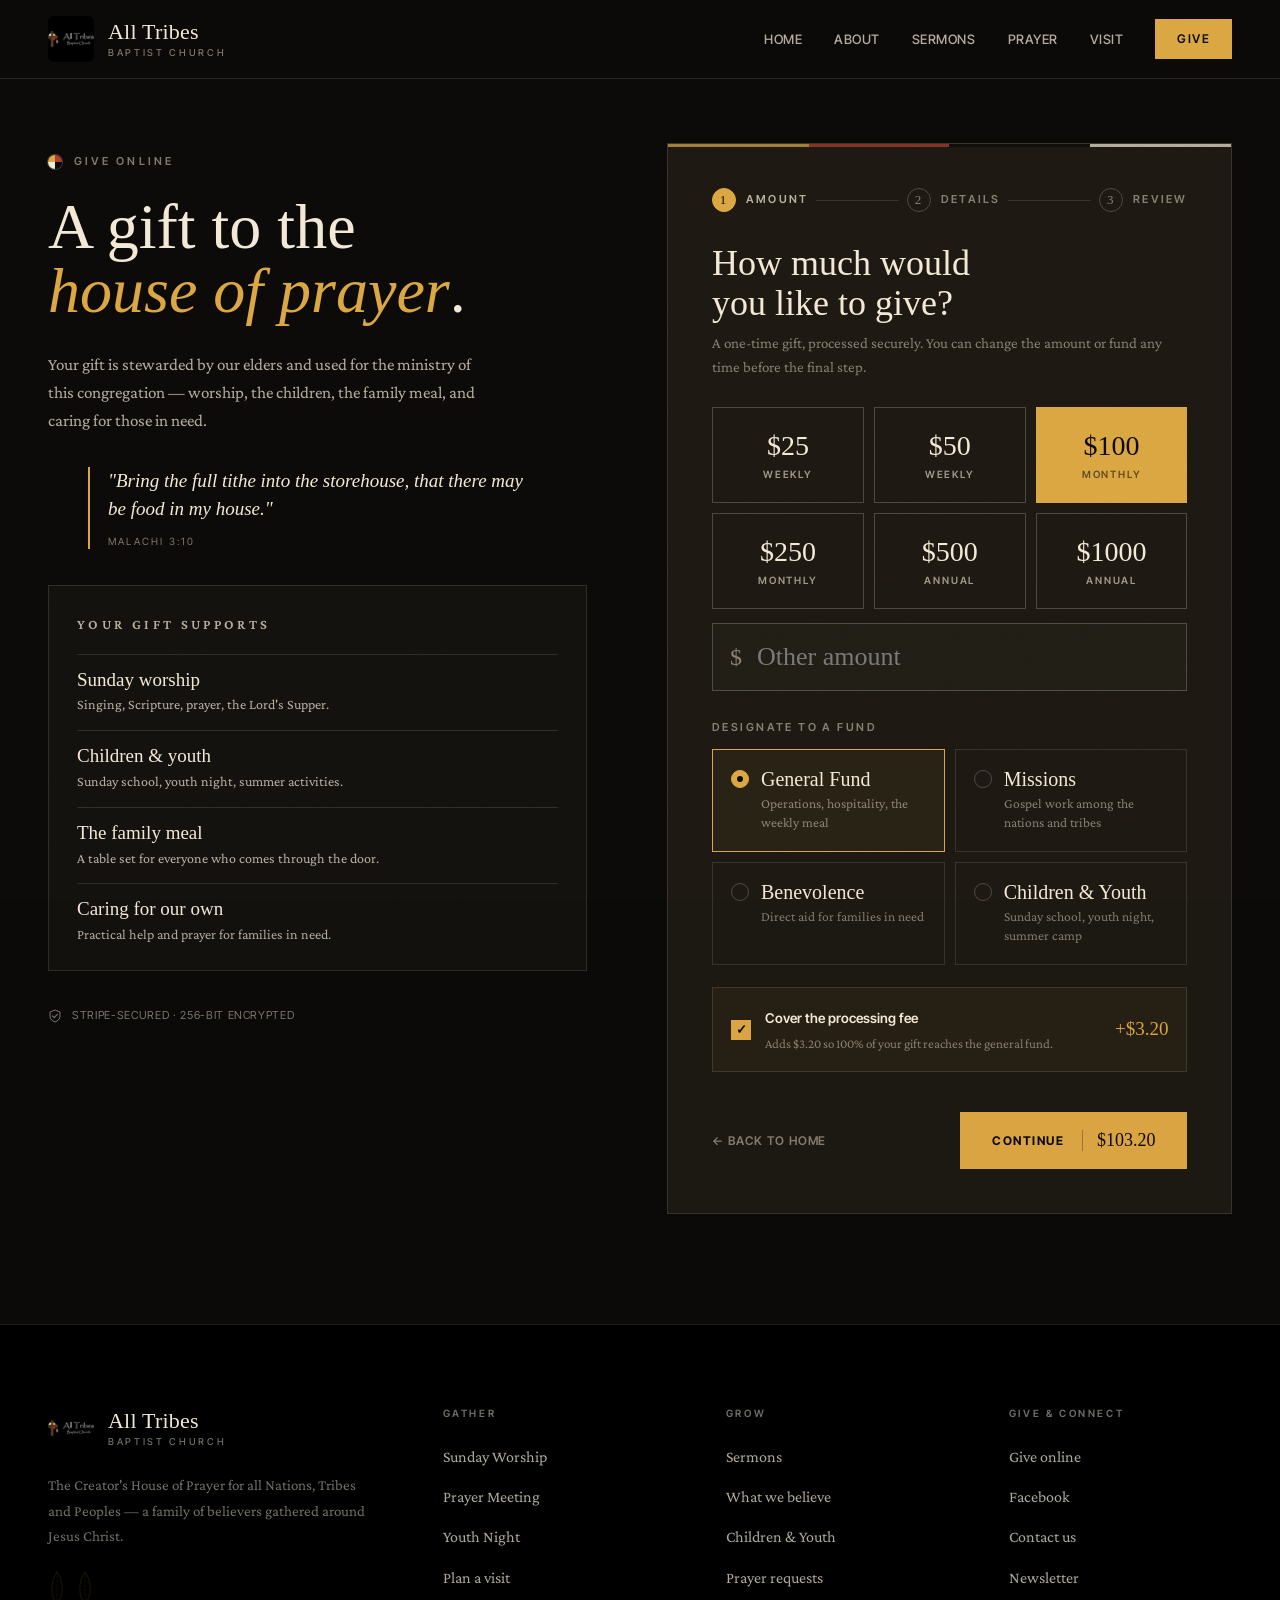
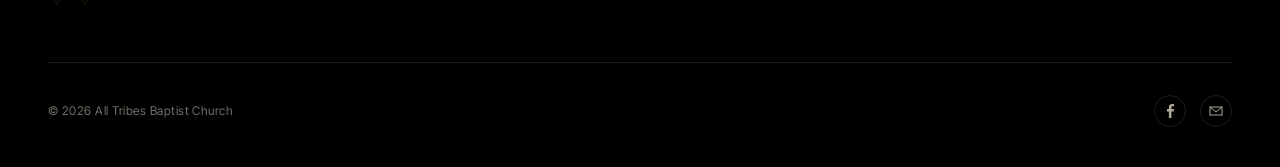
<file: give.html>
<!DOCTYPE html>
<html lang="en">
<head>
  <meta charset="UTF-8" />
  <meta name="viewport" content="width=device-width, initial-scale=1.0" />
  <title>Give — All Tribes Baptist Church</title>
  <meta name="description" content="Give a gift to All Tribes Baptist Church — supporting worship, children's programs, the family meal, and those in need." />

  <link rel="preconnect" href="https://fonts.googleapis.com" />
  <link rel="preconnect" href="https://fonts.gstatic.com" crossorigin />
  <link href="https://fonts.googleapis.com/css2?family=IM+Fell+English:ital@0;1&family=Crimson+Pro:ital,wght@0,400;0,500;0,600;1,400&family=Inter+Tight:wght@400;500;600;700&display=swap" rel="stylesheet" />

  <link rel="stylesheet" href="css/tokens.css" />
  <link rel="stylesheet" href="css/base.css" />
  <link rel="stylesheet" href="css/components.css" />
  <link rel="stylesheet" href="css/home.css" />
  <link rel="stylesheet" href="css/give.css" />
  <link rel="stylesheet" href="css/animations.css" />
  <link rel="stylesheet" href="css/responsive.css" />
</head>
<body>

<nav class="nav">
  <a class="nav-brand" href="index.html">
    <img src="assets/logo.jpg" class="nav-logo" alt="All Tribes Baptist Church logo" />
    <div class="nav-wordmark">
      All Tribes
      <small>Baptist Church</small>
    </div>
  </a>
  <div class="nav-links">
    <a class="nav-link" href="index.html" data-page="home">Home</a>
    <a class="nav-link">About</a>
    <a class="nav-link">Sermons</a>
    <a class="nav-link">Prayer</a>
    <a class="nav-link">Visit</a>
    <a href="give.html" class="nav-cta">Give</a>
  </div>
</nav>

<div class="give-page page-stage">
  <div class="give-page-inner">

    <aside class="give-aside" data-reveal>
      <span class="eyebrow eyebrow--no-rule">
        <span class="mw-ornament" aria-hidden="true"><i></i><i></i><i></i><i></i></span>
        Give online
      </span>
      <h1>
        A gift to the <em>house of prayer</em>.
      </h1>
      <p class="lede">
        Your gift is stewarded by our elders and used for the ministry of this congregation — worship, the children, the family meal, and caring for those in need.
      </p>
      <blockquote class="scripture">
        "Bring the full tithe into the storehouse, that there may be food in my house."
        <cite>Malachi 3:10</cite>
      </blockquote>

      <div class="give-where give-where--aside">
        <span class="give-where-eyebrow">Your gift supports</span>
        <ul>
          <li>
            <strong>Sunday worship</strong>
            <span>Singing, Scripture, prayer, the Lord's Supper.</span>
          </li>
          <li>
            <strong>Children &amp; youth</strong>
            <span>Sunday school, youth night, summer activities.</span>
          </li>
          <li>
            <strong>The family meal</strong>
            <span>A table set for everyone who comes through the door.</span>
          </li>
          <li>
            <strong>Caring for our own</strong>
            <span>Practical help and prayer for families in need.</span>
          </li>
        </ul>
      </div>

      <div class="give-trust">
        <svg width="14" height="14" viewBox="0 0 14 14" fill="none">
          <path d="M7 1 2 3v4c0 3 2.2 5 5 6 2.8-1 5-3 5-6V3L7 1Z" stroke="currentColor" stroke-width="1" fill="none"/>
          <path d="m4.6 7 1.6 1.6L9.4 5.4" stroke="currentColor" stroke-width="1.2" stroke-linecap="round" stroke-linejoin="round"/>
        </svg>
        Stripe-secured · 256-bit encrypted
      </div>
    </aside>

    <div class="give-card" id="give-card" data-reveal style="--reveal-delay:0.12s"></div>

  </div>
</div>

<footer>
  <div class="footer-grid">
    <div class="footer-brand">
      <div class="nav-brand" style="cursor:default">
        <img src="assets/logo.jpg" class="nav-logo" alt="" />
        <div class="nav-wordmark">
          All Tribes
          <small>Baptist Church</small>
        </div>
      </div>
      <p>
        The Creator's House of Prayer for all Nations, Tribes and Peoples — a family of believers gathered around Jesus Christ.
      </p>
      <div class="feathers" aria-hidden="true">
        <svg width="18" height="36" viewBox="0 0 24 48" fill="none" style="opacity:0.55">
          <path d="M12 2 C 8 8, 5 16, 5 26 C 5 34, 8 40, 12 46 C 16 40, 19 34, 19 26 C 19 16, 16 8, 12 2 Z" fill="none" stroke="currentColor" stroke-width="0.8"/>
          <path d="M12 4 L12 46" stroke="currentColor" stroke-width="0.6" opacity="0.6"/>
          <path d="M12 8 Q 8 10, 6 12M12 8 Q 16 10, 18 12M12 14 Q 8 16, 6 18M12 14 Q 16 16, 18 18M12 20 Q 8 22, 6 24M12 20 Q 16 22, 18 24M12 26 Q 8 28, 6 30M12 26 Q 16 28, 18 30M12 32 Q 8 34, 6 36M12 32 Q 16 34, 18 36M12 38 Q 8 40, 6 42M12 38 Q 16 40, 18 42" stroke="currentColor" stroke-width="0.5" fill="none" opacity="0.5"/>
        </svg>
        <svg width="18" height="36" viewBox="0 0 24 48" fill="none" style="opacity:0.55">
          <path d="M12 2 C 8 8, 5 16, 5 26 C 5 34, 8 40, 12 46 C 16 40, 19 34, 19 26 C 19 16, 16 8, 12 2 Z" fill="none" stroke="currentColor" stroke-width="0.8"/>
          <path d="M12 4 L12 46" stroke="currentColor" stroke-width="0.6" opacity="0.6"/>
          <path d="M12 8 Q 8 10, 6 12M12 8 Q 16 10, 18 12M12 14 Q 8 16, 6 18M12 14 Q 16 16, 18 18M12 20 Q 8 22, 6 24M12 20 Q 16 22, 18 24M12 26 Q 8 28, 6 30M12 26 Q 16 28, 18 30M12 32 Q 8 34, 6 36M12 32 Q 16 34, 18 36M12 38 Q 8 40, 6 42M12 38 Q 16 40, 18 42" stroke="currentColor" stroke-width="0.5" fill="none" opacity="0.5"/>
        </svg>
      </div>
    </div>

    <div class="footer-col">
      <h5>Gather</h5>
      <ul>
        <li><a href="index.html#find-us">Sunday Worship</a></li>
        <li><a href="index.html#find-us">Prayer Meeting</a></li>
        <li><a href="index.html#find-us">Youth Night</a></li>
        <li><a href="index.html#find-us">Plan a visit</a></li>
      </ul>
    </div>

    <div class="footer-col">
      <h5>Grow</h5>
      <ul>
        <li><a>Sermons</a></li>
        <li><a>What we believe</a></li>
        <li><a>Children &amp; Youth</a></li>
        <li><a>Prayer requests</a></li>
      </ul>
    </div>

    <div class="footer-col">
      <h5>Give &amp; Connect</h5>
      <ul>
        <li><a href="give.html">Give online</a></li>
        <li><a href="https://facebook.com" target="_blank" rel="noopener">Facebook</a></li>
        <li><a>Contact us</a></li>
        <li><a>Newsletter</a></li>
      </ul>
    </div>
  </div>

  <div class="footer-bottom">
    <span>© 2026 All Tribes Baptist Church</span>
    <div class="footer-social">
      <a href="https://facebook.com" target="_blank" rel="noopener" aria-label="Facebook">
        <svg width="14" height="14" viewBox="0 0 14 14" fill="currentColor">
          <path d="M8.4 14V7.6h2.2l.3-2.5H8.4V3.4c0-.7.2-1.2 1.2-1.2H11V0h-1.8C7.2 0 5.9 1.2 5.9 3.2v1.9H4v2.5h1.9V14h2.5z"/>
        </svg>
      </a>
      <a href="mailto:alltribesbc@gmail.com" aria-label="Email">
        <svg width="14" height="14" viewBox="0 0 14 14" fill="none">
          <rect x="1" y="3" width="12" height="8" stroke="currentColor" stroke-width="1"/>
          <path d="M1 3l6 5 6-5" stroke="currentColor" stroke-width="1"/>
        </svg>
      </a>
    </div>
  </div>
</footer>

<script src="js/scroll-reveal.js"></script>
<script src="js/nav.js"></script>
<script src="js/give.js"></script>
<script>
  document.addEventListener('DOMContentLoaded', () => {
    initNav();
    initScrollReveal();
    initGive();
  });
</script>

</body>
</html>
</file>
<file: css/tokens.css>
:root {
  --bg: #0c0a08;
  --bg-soft: #15110c;
  --panel: #1c1812;
  --panel-2: #251f17;
  --ink: #f2e8d5;
  --ink-soft: rgba(242, 232, 213, 0.72);
  --ink-mute: rgba(242, 232, 213, 0.48);
  --hairline: rgba(242, 232, 213, 0.12);
  --hairline-strong: rgba(242, 232, 213, 0.22);
  --grain-opacity: 0.18;
  --grain-blend: overlay;
  --watermark-opacity: 0.045;

  --on-accent: #0c0a08;

  --mw-red: #b03a2e;
  --mw-yellow: #d9a441;
  --mw-black: #0a0a0a;
  --mw-white: #f2e8d5;

  --accent: var(--mw-yellow);
  --terracotta: #c4654c;
  --terracotta-deep: #8c3e2a;

  --display: "IM Fell English", "IM Fell DW Pica", Georgia, serif;
  --serif: "Crimson Pro", "Crimson Text", Georgia, serif;
  --sans: "Inter Tight", ui-sans-serif, system-ui, -apple-system, sans-serif;
}

.theme-light {
  --bg: #f6f0e3;
  --bg-soft: #ede4d0;
  --panel: #fdf9ed;
  --panel-2: #e9dfca;
  --ink: #1c1610;
  --ink-soft: rgba(28, 22, 16, 0.72);
  --ink-mute: rgba(28, 22, 16, 0.5);
  --hairline: rgba(28, 22, 16, 0.14);
  --hairline-strong: rgba(28, 22, 16, 0.24);
  --grain-opacity: 0.32;
  --grain-blend: multiply;
  --watermark-opacity: 0.08;
}
</file>
<file: css/base.css>
* { box-sizing: border-box; }

html, body {
  margin: 0;
  padding: 0;
  background: var(--bg);
  color: var(--ink);
  font-family: var(--serif);
  font-size: 17px;
  line-height: 1.6;
  -webkit-font-smoothing: antialiased;
  text-rendering: optimizeLegibility;
}

body::before {
  content: "";
  position: fixed;
  inset: 0;
  pointer-events: none;
  z-index: 100;
  opacity: var(--grain-opacity, 0.18);
  mix-blend-mode: var(--grain-blend, overlay);
  background-image: url("data:image/svg+xml;utf8,<svg xmlns='http://www.w3.org/2000/svg' width='240' height='240' viewBox='0 0 240 240'><filter id='n'><feTurbulence type='fractalNoise' baseFrequency='0.9' numOctaves='2' stitchTiles='stitch'/><feColorMatrix values='0 0 0 0 0.95  0 0 0 0 0.85  0 0 0 0 0.65  0 0 0 0.5 0'/></filter><rect width='100%' height='100%' filter='url(%23n)'/></svg>");
}

#root { min-height: 100vh; position: relative; z-index: 1; }

a { color: inherit; text-decoration: none; }

h1, h2, h3, h4 {
  font-family: var(--display);
  font-weight: 400;
  letter-spacing: 0;
  color: var(--ink);
  margin: 0;
  text-wrap: balance;
  line-height: 1.05;
}

p { margin: 0; text-wrap: pretty; }

button { font-family: inherit; cursor: pointer; }

section { padding: 110px 48px; }
.container { max-width: 1280px; margin: 0 auto; }
</file>
<file: css/components.css>
.nav {
  position: sticky;
  top: 0;
  z-index: 50;
  display: flex;
  align-items: center;
  justify-content: space-between;
  padding: 16px 48px;
  background: color-mix(in srgb, var(--bg) 78%, transparent);
  backdrop-filter: blur(18px) saturate(140%);
  -webkit-backdrop-filter: blur(18px) saturate(140%);
  border-bottom: 1px solid var(--hairline);
}

.nav-brand {
  display: flex;
  align-items: center;
  gap: 14px;
  cursor: pointer;
  text-decoration: none;
}

.nav-logo {
  width: 46px;
  height: 46px;
  border-radius: 6px;
  object-fit: cover;
  background: #000;
  display: block;
  transition: box-shadow 0.3s ease;
}

.nav-brand:hover .nav-logo {
  box-shadow: 0 0 0 2px var(--accent);
}

.nav-wordmark {
  font-family: var(--display);
  font-size: 22px;
  letter-spacing: 0.01em;
  color: var(--ink);
  line-height: 1;
}

.nav-wordmark small {
  display: block;
  font-family: var(--sans);
  font-size: 9.5px;
  letter-spacing: 0.28em;
  text-transform: uppercase;
  color: var(--ink-mute);
  font-weight: 500;
  margin-top: 5px;
}

.nav-links {
  display: flex;
  align-items: center;
  gap: 32px;
}

.nav-link {
  font-family: var(--sans);
  font-size: 13px;
  letter-spacing: 0.04em;
  color: var(--ink-soft);
  text-transform: uppercase;
  font-weight: 500;
  padding: 4px 0;
  position: relative;
  transition: color 0.15s;
  cursor: pointer;
}

.nav-link:hover { color: var(--ink); }
.nav-link.active { color: var(--ink); }

.nav-link::after {
  content: "";
  position: absolute;
  left: 0; right: 0; bottom: -4px;
  height: 1px;
  background: var(--accent);
  transform: scaleX(0);
  transform-origin: left;
  transition: transform 0.35s cubic-bezier(0.22, 1, 0.36, 1);
}

.nav-link:hover::after,
.nav-link.active::after { transform: scaleX(1); }

.nav-cta {
  padding: 10px 22px;
  background: var(--accent);
  color: var(--on-accent);
  border: none;
  font-family: var(--sans);
  font-size: 12px;
  letter-spacing: 0.12em;
  text-transform: uppercase;
  font-weight: 600;
  transition: background 0.15s, transform 0.15s;
}

.nav-cta:hover { background: var(--ink); color: var(--bg); transform: translateY(-1px); }

.btn {
  display: inline-flex;
  align-items: center;
  gap: 12px;
  padding: 16px 28px;
  border: none;
  font-family: var(--sans);
  font-size: 13px;
  letter-spacing: 0.1em;
  text-transform: uppercase;
  font-weight: 600;
  transition: all 0.18s;
  cursor: pointer;
}

.btn-primary {
  background: var(--accent);
  color: var(--on-accent);
}

.btn-primary:hover { background: var(--ink); color: var(--bg); transform: translateY(-1px); }

.btn-ghost {
  background: transparent;
  color: var(--ink);
  border: 1px solid var(--hairline-strong);
}

.btn-ghost:hover { border-color: var(--ink); background: rgba(242, 232, 213, 0.04); }

.eyebrow {
  display: inline-flex;
  align-items: center;
  gap: 12px;
  font-family: var(--sans);
  font-size: 11px;
  letter-spacing: 0.28em;
  text-transform: uppercase;
  color: var(--ink-mute);
  font-weight: 600;
}

.eyebrow::before {
  content: "";
  width: 28px;
  height: 1px;
  background: var(--accent);
}

.eyebrow--no-rule::before { display: none; }

.mw-ornament {
  display: inline-grid;
  grid-template-columns: 1fr 1fr;
  grid-template-rows: 1fr 1fr;
  width: 14px;
  height: 14px;
  border-radius: 50%;
  overflow: hidden;
  vertical-align: middle;
  box-shadow: 0 0 0 1px var(--hairline-strong);
  flex-shrink: 0;
}

.mw-ornament i:nth-child(1) { background: var(--mw-yellow); }
.mw-ornament i:nth-child(2) { background: var(--mw-red); }
.mw-ornament i:nth-child(3) { background: var(--mw-white); }
.mw-ornament i:nth-child(4) { background: var(--mw-black); }

footer {
  background: #000;
  color: #f2e8d5;
  border-top: 1px solid rgba(242, 232, 213, 0.12);
  padding: 80px 48px 40px;
}

.footer-grid {
  max-width: 1280px;
  margin: 0 auto;
  display: grid;
  grid-template-columns: 1.5fr 1fr 1fr 1fr;
  gap: 60px;
  padding-bottom: 56px;
  border-bottom: 1px solid rgba(242, 232, 213, 0.12);
}

footer .nav-wordmark { color: #f2e8d5; }
footer .nav-wordmark small { color: rgba(242, 232, 213, 0.48); }

.footer-brand p {
  margin-top: 22px;
  font-size: 15px;
  color: rgba(242, 232, 213, 0.48);
  line-height: 1.7;
  max-width: 320px;
}

.footer-brand .feathers {
  display: flex;
  gap: 10px;
  margin-top: 20px;
  opacity: 0.4;
  color: var(--accent);
}

.footer-col h5 {
  font-family: var(--sans);
  font-size: 10px;
  letter-spacing: 0.26em;
  text-transform: uppercase;
  color: rgba(242, 232, 213, 0.48);
  font-weight: 600;
  margin: 0 0 22px;
}

.footer-col ul {
  list-style: none;
  padding: 0;
  margin: 0;
  display: flex;
  flex-direction: column;
  gap: 13px;
}

.footer-col a {
  font-family: var(--serif);
  font-size: 16px;
  color: rgba(242, 232, 213, 0.72);
  transition: color 0.15s;
  cursor: pointer;
}

.footer-col a:hover { color: var(--accent); }

.footer-bottom {
  max-width: 1280px;
  margin: 0 auto;
  padding-top: 32px;
  display: flex;
  justify-content: space-between;
  align-items: center;
  font-family: var(--sans);
  font-size: 12px;
  color: rgba(242, 232, 213, 0.48);
  letter-spacing: 0.04em;
}

.footer-social {
  display: flex;
  gap: 14px;
}

.footer-social a {
  width: 32px;
  height: 32px;
  border: 1px solid rgba(242, 232, 213, 0.12);
  display: grid;
  place-items: center;
  border-radius: 50%;
  color: rgba(242, 232, 213, 0.72);
  transition: all 0.15s;
}

.footer-social a:hover { border-color: var(--accent); color: var(--accent); }
</file>
<file: css/home.css>
.hero {
  position: relative;
  padding: 64px 48px 110px;
  overflow: hidden;
}

.hero::after {
  content: "";
  position: absolute;
  right: -160px;
  top: 50%;
  transform: translateY(-50%);
  width: 640px;
  height: 640px;
  border-radius: 50%;
  background: conic-gradient(
    from 0deg,
    var(--mw-yellow) 0% 25%,
    var(--mw-red) 25% 50%,
    var(--mw-black) 50% 75%,
    var(--mw-white) 75% 100%
  );
  opacity: var(--watermark-opacity, 0.045);
  filter: blur(2px);
  pointer-events: none;
}

.hero-grid {
  position: relative;
  z-index: 1;
  max-width: 1280px;
  margin: 0 auto;
  display: grid;
  grid-template-columns: 1.15fr 1fr;
  gap: 80px;
  align-items: center;
}

.hero-headline {
  font-family: var(--display);
  font-size: clamp(54px, 6.8vw, 96px);
  line-height: 1.02;
  letter-spacing: -0.005em;
  color: var(--ink);
  margin-top: 24px;
}

.hero-headline em {
  font-style: italic;
  color: var(--accent);
}

.hero-sub {
  margin-top: 28px;
  font-family: var(--serif);
  font-size: 19px;
  line-height: 1.55;
  color: var(--ink-soft);
  max-width: 520px;
}

.hero-scripture {
  margin-top: 36px;
  padding-left: 20px;
  border-left: 2px solid var(--accent);
  font-family: var(--display);
  font-style: italic;
  font-size: 22px;
  line-height: 1.4;
  color: var(--ink);
  max-width: 480px;
}

.hero-scripture cite {
  display: block;
  font-style: normal;
  font-family: var(--sans);
  font-size: 11px;
  letter-spacing: 0.22em;
  text-transform: uppercase;
  color: var(--ink-mute);
  margin-top: 12px;
}

.hero-ctas {
  margin-top: 44px;
  display: flex;
  gap: 14px;
  flex-wrap: wrap;
}

.hero-image-wrap {
  position: relative;
  aspect-ratio: 4 / 5;
  overflow: hidden;
  border: 1px solid var(--hairline);
}

.hero-image-wrap img {
  width: 100%;
  height: 100%;
  object-fit: cover;
  display: block;
  filter: brightness(0.78) contrast(1.05) saturate(0.92);
}

.hero-image-wrap::after {
  content: "";
  position: absolute;
  inset: 0;
  background: linear-gradient(180deg, transparent 40%, rgba(12, 10, 8, 0.85) 100%);
  pointer-events: none;
}

.hero-image-caption {
  position: absolute;
  left: 24px;
  right: 24px;
  bottom: 24px;
  z-index: 2;
  font-family: var(--sans);
  font-size: 11px;
  letter-spacing: 0.22em;
  text-transform: uppercase;
  color: var(--ink-soft);
}

.hero-image-caption strong {
  display: block;
  font-family: var(--display);
  font-style: italic;
  font-size: 22px;
  letter-spacing: 0;
  text-transform: none;
  color: var(--ink);
  margin-bottom: 4px;
  font-weight: 400;
}

.creator-banner {
  background: #000;
  color: #f2e8d5;
  border-top: 1px solid var(--hairline);
  border-bottom: 1px solid var(--hairline);
  padding: 80px 48px;
  text-align: center;
  position: relative;
  overflow: hidden;
}

.creator-banner::before,
.creator-banner::after {
  content: "";
  position: absolute;
  top: 50%;
  transform: translateY(-50%);
  width: 80px;
  height: 1px;
  background: linear-gradient(to right, transparent, var(--accent), transparent);
}

.creator-banner::before { left: 48px; }
.creator-banner::after { right: 48px; }

.creator-banner h2 {
  font-family: var(--display);
  font-size: clamp(28px, 4.2vw, 52px);
  line-height: 1.15;
  letter-spacing: 0.01em;
  color: #f2e8d5;
  max-width: 1100px;
  margin: 0 auto;
  font-weight: 400;
}

.creator-banner h2 .accent {
  color: var(--accent);
  font-style: italic;
}

.creator-banner .feathers {
  display: flex;
  justify-content: center;
  gap: 12px;
  margin-bottom: 18px;
  opacity: 0.7;
  color: var(--accent);
}

.welcome { background: var(--bg); }

.welcome-grid {
  max-width: 1280px;
  margin: 0 auto;
  display: grid;
  grid-template-columns: 1fr 1.15fr;
  gap: 80px;
  align-items: start;
}

.welcome h2 {
  font-size: clamp(40px, 4.8vw, 64px);
  line-height: 1.05;
}

.welcome h2 em { color: var(--accent); font-style: italic; }

.welcome-body {
  display: flex;
  flex-direction: column;
  gap: 22px;
}

.welcome-body p {
  font-size: 18px;
  line-height: 1.7;
  color: var(--ink-soft);
}

.welcome-body p.lead {
  font-family: var(--display);
  font-size: 26px;
  line-height: 1.4;
  font-style: italic;
  color: var(--ink);
}

.welcome-sig {
  display: flex;
  align-items: center;
  gap: 12px;
  margin-top: 12px;
  padding-top: 24px;
  border-top: 1px solid var(--hairline);
  font-family: var(--sans);
  font-size: 12px;
  letter-spacing: 0.06em;
  color: var(--ink-mute);
  text-transform: uppercase;
}

.welcome-sig strong {
  font-family: var(--display);
  font-style: italic;
  font-weight: 400;
  font-size: 20px;
  color: var(--ink);
  text-transform: none;
  letter-spacing: 0;
}

.directions {
  background: var(--bg-soft);
  padding: 120px 48px;
  border-top: 1px solid var(--hairline);
  border-bottom: 1px solid var(--hairline);
}

.directions-head {
  max-width: 1280px;
  margin: 0 auto 64px;
  text-align: center;
}

.directions-head h2 {
  font-size: clamp(40px, 4.8vw, 64px);
  margin-top: 18px;
}

.directions-head p {
  margin: 22px auto 0;
  font-size: 17px;
  color: var(--ink-soft);
  max-width: 620px;
}

.directions-grid {
  max-width: 1280px;
  margin: 0 auto;
  display: grid;
  grid-template-columns: repeat(4, 1fr);
  gap: 1px;
  background: var(--hairline);
  border: 1px solid var(--hairline);
}

.direction {
  background: var(--bg-soft);
  padding: 40px 32px;
  display: flex;
  flex-direction: column;
  gap: 16px;
  min-height: 320px;
}

.direction-mark {
  width: 28px;
  height: 28px;
  border-radius: 50%;
  border: 1px solid var(--hairline-strong);
}

.direction[data-color="yellow"] .direction-mark { background: var(--mw-yellow); }
.direction[data-color="red"]    .direction-mark { background: var(--mw-red); }
.direction[data-color="black"]  .direction-mark { background: var(--mw-black); }
.direction[data-color="white"]  .direction-mark { background: var(--mw-white); }

.direction-sub {
  font-family: var(--sans);
  font-size: 10px;
  letter-spacing: 0.26em;
  text-transform: uppercase;
  color: var(--ink-mute);
  font-weight: 600;
}

.direction h3 {
  font-family: var(--display);
  font-size: 30px;
  line-height: 1.1;
  font-weight: 400;
  margin-top: 4px;
}

.direction p {
  font-size: 15px;
  line-height: 1.65;
  color: var(--ink-soft);
}

.gathering { padding: 120px 48px; }

.gathering-grid {
  max-width: 1280px;
  margin: 0 auto;
  display: grid;
  grid-template-columns: 1fr 1fr;
  gap: 80px;
  align-items: center;
}

.gathering-text h2 {
  font-size: clamp(44px, 5vw, 68px);
  line-height: 1.02;
  margin-bottom: 28px;
}

.gathering-text > p {
  font-size: 17px;
  color: var(--ink-soft);
  margin-bottom: 40px;
  max-width: 480px;
}

.gathering-list {
  display: flex;
  flex-direction: column;
  border-top: 1px solid var(--hairline);
}

.gathering-row {
  display: grid;
  grid-template-columns: 120px 1fr auto;
  align-items: baseline;
  padding: 24px 0;
  border-bottom: 1px solid var(--hairline);
  gap: 24px;
}

.gathering-row .day {
  font-family: var(--display);
  font-style: italic;
  font-size: 24px;
  color: var(--accent);
}

.gathering-row .title {
  font-family: var(--serif);
  font-size: 17px;
  color: var(--ink);
}

.gathering-row .title small {
  display: block;
  font-family: var(--sans);
  font-size: 12px;
  color: var(--ink-mute);
  margin-top: 4px;
  letter-spacing: 0.02em;
}

.gathering-row .time {
  font-family: var(--sans);
  font-size: 14px;
  color: var(--ink-soft);
  font-variant-numeric: tabular-nums;
  letter-spacing: 0.04em;
}

.gathering-photo {
  position: relative;
  aspect-ratio: 4 / 5;
  overflow: hidden;
  border: 1px solid var(--hairline);
}

.gathering-photo img {
  width: 100%; height: 100%;
  object-fit: cover;
  display: block;
  filter: brightness(0.85) contrast(1.05);
}

.gathering-photo::after {
  content: "";
  position: absolute;
  inset: 0;
  background: linear-gradient(180deg, transparent 50%, rgba(12, 10, 8, 0.7) 100%);
}

.gathering-photo .caption {
  position: absolute;
  left: 24px;
  bottom: 24px;
  right: 24px;
  z-index: 2;
  font-family: var(--display);
  font-style: italic;
  font-size: 18px;
  color: var(--ink);
}

.find-us {
  padding: 0;
  background: var(--bg);
  border-top: 1px solid var(--hairline);
  border-bottom: 1px solid var(--hairline);
}

.find-us-grid {
  display: grid;
  grid-template-columns: 1fr 1fr;
  min-height: 560px;
}

.find-us-photo {
  position: relative;
  overflow: hidden;
  background: var(--terracotta);
}

.find-us-photo img {
  width: 100%;
  height: 100%;
  object-fit: cover;
  object-position: center;
  display: block;
  filter: brightness(0.92) contrast(1.05) saturate(1.05);
}

.find-us-photo::after {
  content: "";
  position: absolute;
  inset: 0;
  background: linear-gradient(90deg, transparent 60%, rgba(12, 10, 8, 0.4) 100%);
  pointer-events: none;
}

.find-us-text {
  padding: 100px 56px;
  display: flex;
  flex-direction: column;
  justify-content: center;
}

.find-us-text h2 {
  font-size: clamp(44px, 4.8vw, 68px);
  line-height: 1.02;
  margin-top: 18px;
}

.find-us-text h2 em { color: var(--terracotta); font-style: italic; }

.find-us-text p {
  margin-top: 24px;
  font-size: 17px;
  color: var(--ink-soft);
  line-height: 1.65;
  max-width: 460px;
}

.find-us-address {
  margin-top: 36px;
  display: grid;
  gap: 22px;
  max-width: 460px;
}

.find-us-row {
  display: grid;
  grid-template-columns: 100px 1fr;
  align-items: baseline;
  gap: 18px;
  padding-bottom: 16px;
  border-bottom: 1px solid var(--hairline);
}

.find-us-row .k {
  font-family: var(--sans);
  font-size: 11px;
  letter-spacing: 0.22em;
  text-transform: uppercase;
  color: var(--ink-mute);
  font-weight: 600;
}

.find-us-row .v {
  font-family: var(--display);
  font-size: 20px;
  color: var(--ink);
  line-height: 1.3;
}

.find-us-row .v small {
  display: block;
  font-family: var(--serif);
  font-size: 15px;
  color: var(--ink-soft);
  margin-top: 4px;
}

.find-us-ctas {
  margin-top: 32px;
  display: flex;
  gap: 14px;
  flex-wrap: wrap;
}

.give-section {
  background: linear-gradient(180deg, var(--bg) 0%, var(--bg-soft) 100%);
  padding: 140px 48px;
  border-top: 1px solid var(--hairline);
  position: relative;
  overflow: hidden;
}

.give-section::before {
  content: "";
  position: absolute;
  left: 50%;
  top: 50%;
  transform: translate(-50%, -50%);
  width: 800px;
  height: 800px;
  border-radius: 50%;
  background: radial-gradient(circle, rgba(217, 164, 65, 0.08) 0%, transparent 65%);
  pointer-events: none;
}

.give-section .container {
  position: relative;
  z-index: 1;
  display: grid;
  grid-template-columns: 1fr 1fr;
  gap: 80px;
  align-items: center;
}

.give-section h2 {
  color: var(--ink);
  font-size: clamp(46px, 5.4vw, 78px);
  line-height: 1.02;
  margin-top: 20px;
}

.give-section h2 em { font-style: italic; color: var(--accent); }

.give-section .lede {
  margin-top: 28px;
  font-size: 18px;
  line-height: 1.6;
  color: var(--ink-soft);
  max-width: 480px;
}

.give-section .scripture-tag {
  margin-top: 32px;
  padding-left: 18px;
  border-left: 2px solid var(--accent);
  font-family: var(--display);
  font-style: italic;
  font-size: 18px;
  line-height: 1.5;
  color: var(--ink-soft);
  max-width: 440px;
}

.give-section .scripture-tag cite {
  display: block;
  font-family: var(--sans);
  font-style: normal;
  font-size: 10px;
  letter-spacing: 0.22em;
  text-transform: uppercase;
  color: var(--ink-mute);
  margin-top: 8px;
}

.give-section .btn-row {
  margin-top: 40px;
  display: flex;
  gap: 14px;
  flex-wrap: wrap;
}

.give-where {
  background: rgba(242, 232, 213, 0.03);
  border: 1px solid var(--hairline);
  padding: 40px 40px 36px;
}

.theme-light .give-where { background: rgba(28, 22, 16, 0.025); }

.give-where-eyebrow {
  display: block;
  font-family: var(--sans);
  font-size: 11px;
  letter-spacing: 0.24em;
  text-transform: uppercase;
  color: var(--ink-mute);
  font-weight: 600;
  padding-bottom: 18px;
  border-bottom: 1px solid var(--hairline);
}

.give-where ul {
  list-style: none;
  margin: 0;
  padding: 0;
}

.give-where li {
  padding: 18px 0;
  border-bottom: 1px solid var(--hairline);
  display: grid;
  grid-template-columns: 200px 1fr;
  gap: 24px;
  align-items: baseline;
}

.give-where li:last-child { border-bottom: none; padding-bottom: 0; }

.give-where strong {
  font-family: var(--display);
  font-size: 22px;
  color: var(--ink);
  font-weight: 400;
  line-height: 1.15;
}

.give-where span {
  font-family: var(--serif);
  font-size: 15px;
  color: var(--ink-soft);
  line-height: 1.55;
}
</file>
<file: css/give.css>
.give-page {
  min-height: calc(100vh - 70px);
  padding: 64px 48px 110px;
}

.give-page-inner {
  max-width: 1200px;
  margin: 0 auto;
  display: grid;
  grid-template-columns: 1fr 1.05fr;
  gap: 80px;
  align-items: start;
}

.give-aside {
  position: sticky;
  top: 110px;
}

.give-aside h1 {
  font-family: var(--display);
  font-size: clamp(46px, 5vw, 76px);
  line-height: 1;
  font-weight: 400;
  margin-top: 24px;
}

.give-aside h1 em { font-style: italic; color: var(--accent); }

.give-aside .lede {
  margin-top: 28px;
  font-size: 17px;
  line-height: 1.65;
  color: var(--ink-soft);
  max-width: 440px;
}

.give-aside .scripture {
  margin-top: 32px;
  padding-left: 18px;
  border-left: 2px solid var(--accent);
  font-family: var(--display);
  font-style: italic;
  font-size: 19px;
  line-height: 1.5;
  color: var(--ink);
  max-width: 440px;
}

.give-aside .scripture cite {
  display: block;
  font-family: var(--sans);
  font-style: normal;
  font-size: 10px;
  letter-spacing: 0.22em;
  text-transform: uppercase;
  color: var(--ink-mute);
  margin-top: 10px;
}

.give-where--aside {
  margin-top: 36px;
  padding: 28px 28px 24px;
}

.give-where--aside li {
  grid-template-columns: 1fr;
  gap: 4px;
  padding: 14px 0;
}

.give-where--aside strong { font-size: 19px; }
.give-where--aside span { font-size: 14px; }

.give-trust {
  margin-top: 36px;
  font-family: var(--sans);
  font-size: 11px;
  letter-spacing: 0.06em;
  color: var(--ink-mute);
  display: flex;
  align-items: center;
  gap: 10px;
  text-transform: uppercase;
}

.give-card {
  background: var(--panel);
  border: 1px solid var(--hairline);
  padding: 44px;
  position: relative;
}

.give-card::before {
  content: "";
  position: absolute;
  top: 0; left: 0; right: 0;
  height: 3px;
  background: linear-gradient(
    90deg,
    var(--mw-yellow) 0%,    var(--mw-yellow) 25%,
    var(--mw-red)    25%,   var(--mw-red)    50%,
    var(--mw-black)  50%,   var(--mw-black)  75%,
    var(--mw-white)  75%,   var(--mw-white)  100%
  );
  opacity: 0.7;
}

.give-steps {
  display: flex;
  align-items: center;
  gap: 8px;
  margin-bottom: 32px;
  font-family: var(--sans);
  font-size: 11px;
  letter-spacing: 0.2em;
  text-transform: uppercase;
  color: var(--ink-mute);
}

.give-step {
  display: flex;
  align-items: center;
  gap: 10px;
}

.give-step .dot {
  width: 24px;
  height: 24px;
  display: grid;
  place-items: center;
  border-radius: 50%;
  border: 1px solid var(--hairline-strong);
  font-family: var(--display);
  font-size: 13px;
  color: var(--ink-mute);
  background: transparent;
  transition: all 0.2s;
}

.give-step.active .dot {
  background: var(--accent);
  color: var(--on-accent);
  border-color: var(--accent);
}

.give-step.done .dot {
  background: var(--ink);
  color: var(--bg);
  border-color: var(--ink);
}

.give-step .lbl { color: var(--ink-soft); transition: color 0.2s; font-weight: 600; }
.give-step:not(.active):not(.done) .lbl { color: var(--ink-mute); }
.give-step-sep { flex: 1; height: 1px; background: var(--hairline); }

.give-card h3 {
  font-family: var(--display);
  font-size: 36px;
  line-height: 1.1;
  margin-bottom: 8px;
  font-weight: 400;
  color: var(--ink);
}

.give-card .sub {
  font-size: 15px;
  color: var(--ink-mute);
  margin-bottom: 28px;
}

.amounts {
  display: grid;
  grid-template-columns: repeat(3, 1fr);
  gap: 10px;
}

.amount-chip {
  appearance: none;
  background: transparent;
  border: 1px solid var(--hairline-strong);
  padding: 22px 8px;
  font-family: var(--display);
  font-size: 28px;
  color: var(--ink);
  transition: all 0.15s;
  font-weight: 400;
  cursor: pointer;
}

.amount-chip:hover { border-color: var(--ink); background: rgba(242, 232, 213, 0.03); }

.amount-chip.active {
  background: var(--accent);
  color: var(--on-accent);
  border-color: var(--accent);
}

.amount-chip small {
  display: block;
  font-family: var(--sans);
  font-size: 10px;
  letter-spacing: 0.18em;
  text-transform: uppercase;
  margin-top: 6px;
  opacity: 0.6;
  font-weight: 600;
}

.custom-amount {
  margin-top: 14px;
  position: relative;
}

.custom-amount input {
  width: 100%;
  padding: 18px 18px 18px 44px;
  border: 1px solid var(--hairline-strong);
  font-family: var(--display);
  font-size: 26px;
  color: var(--ink);
  background: rgba(242, 232, 213, 0.02);
  font-weight: 400;
  -moz-appearance: textfield;
}

.custom-amount input::-webkit-outer-spin-button,
.custom-amount input::-webkit-inner-spin-button { -webkit-appearance: none; margin: 0; }

.custom-amount input:focus { outline: none; border-color: var(--accent); }

.custom-amount .dollar {
  position: absolute;
  left: 18px;
  top: 50%;
  transform: translateY(-50%);
  font-family: var(--display);
  font-size: 24px;
  color: var(--ink-mute);
}

.field-label {
  display: block;
  font-family: var(--sans);
  font-size: 11px;
  letter-spacing: 0.22em;
  text-transform: uppercase;
  color: var(--ink-mute);
  margin: 28px 0 12px;
  font-weight: 600;
}

.funds {
  display: grid;
  grid-template-columns: 1fr 1fr;
  gap: 10px;
}

.fund {
  appearance: none;
  text-align: left;
  background: transparent;
  border: 1px solid var(--hairline);
  padding: 18px;
  transition: all 0.15s;
  display: flex;
  align-items: flex-start;
  gap: 12px;
  cursor: pointer;
}

.fund:hover { border-color: var(--hairline-strong); }
.fund.active { border-color: var(--accent); background: rgba(217, 164, 65, 0.06); }

.fund .check {
  width: 18px;
  height: 18px;
  border-radius: 50%;
  border: 1px solid var(--hairline-strong);
  flex-shrink: 0;
  margin-top: 2px;
  display: grid;
  place-items: center;
  transition: all 0.15s;
}

.fund.active .check { background: var(--accent); border-color: var(--accent); }

.fund.active .check::after {
  content: "";
  width: 6px;
  height: 6px;
  border-radius: 50%;
  background: var(--on-accent);
}

.fund-body strong {
  display: block;
  font-family: var(--display);
  font-size: 20px;
  color: var(--ink);
  font-weight: 400;
  line-height: 1.1;
  margin-bottom: 4px;
}

.fund-body span {
  font-family: var(--serif);
  font-size: 13.5px;
  color: var(--ink-mute);
  line-height: 1.45;
}

.fee-toggle {
  margin-top: 22px;
  padding: 16px 18px;
  border: 1px solid var(--hairline);
  display: flex;
  align-items: center;
  gap: 14px;
  background: rgba(217, 164, 65, 0.05);
  cursor: pointer;
}

.fee-toggle .check {
  width: 20px;
  height: 20px;
  border: 1.5px solid var(--hairline-strong);
  flex-shrink: 0;
  display: grid;
  place-items: center;
  transition: all 0.15s;
}

.fee-toggle.on .check {
  background: var(--accent);
  border-color: var(--accent);
}

.fee-toggle.on .check::after {
  content: "✓";
  color: var(--on-accent);
  font-size: 13px;
  line-height: 1;
  font-weight: 700;
}

.fee-toggle > div { flex: 1; }

.fee-toggle strong {
  font-family: var(--sans);
  font-size: 13.5px;
  color: var(--ink);
  font-weight: 600;
}

.fee-toggle p {
  font-size: 13px;
  color: var(--ink-mute);
  margin-top: 3px;
}

.fee-amount {
  font-family: var(--display);
  font-size: 19px;
  color: var(--accent);
}

.field {
  display: flex;
  flex-direction: column;
  gap: 8px;
  margin-top: 18px;
}

.field label {
  font-family: var(--sans);
  font-size: 11px;
  letter-spacing: 0.22em;
  text-transform: uppercase;
  color: var(--ink-mute);
  font-weight: 600;
}

.field input {
  appearance: none;
  background: transparent;
  border: none;
  border-bottom: 1px solid var(--hairline-strong);
  padding: 10px 0;
  font-family: var(--serif);
  font-size: 17px;
  color: var(--ink);
  transition: border-color 0.15s;
}

.field input:focus { outline: none; border-bottom-color: var(--accent); }
.field input::placeholder { color: var(--ink-mute); opacity: 0.5; }

.field-row {
  display: grid;
  grid-template-columns: 1fr 1fr;
  gap: 22px;
}

.field-row.three { grid-template-columns: 1.4fr 1fr 1fr; }

.card-input-wrap { position: relative; }

.card-input-wrap .card-brand {
  position: absolute;
  right: 0;
  top: 50%;
  transform: translateY(-25%);
  font-family: ui-monospace, "SF Mono", Menlo, monospace;
  font-size: 11px;
  letter-spacing: 0.12em;
  color: var(--accent);
  text-transform: uppercase;
}

.step-nav {
  margin-top: 40px;
  display: flex;
  justify-content: space-between;
  align-items: center;
  gap: 14px;
}

.step-back {
  background: transparent;
  border: none;
  font-family: var(--sans);
  font-size: 12px;
  color: var(--ink-mute);
  letter-spacing: 0.08em;
  text-transform: uppercase;
  padding: 8px 0;
  font-weight: 600;
  cursor: pointer;
}

.step-back:hover { color: var(--ink); }

.step-continue {
  background: var(--accent);
  color: var(--on-accent);
  border: none;
  padding: 18px 32px;
  font-family: var(--sans);
  font-size: 12px;
  letter-spacing: 0.12em;
  text-transform: uppercase;
  font-weight: 700;
  transition: all 0.15s;
  display: inline-flex;
  align-items: center;
  gap: 12px;
  cursor: pointer;
}

.step-continue:hover:not(:disabled) { background: var(--ink); color: var(--bg); transform: translateY(-1px); }
.step-continue:disabled { opacity: 0.35; cursor: not-allowed; }

.step-continue .total {
  font-family: var(--display);
  font-size: 18px;
  margin-left: 6px;
  padding-left: 14px;
  border-left: 1px solid rgba(12, 10, 8, 0.3);
  letter-spacing: 0;
  text-transform: none;
  font-weight: 400;
}

.review-list { border-top: 1px solid var(--hairline); margin-top: 8px; }

.review-row {
  display: flex;
  justify-content: space-between;
  align-items: baseline;
  padding: 18px 0;
  border-bottom: 1px solid var(--hairline);
  gap: 24px;
}

.review-row .k {
  font-family: var(--sans);
  font-size: 11px;
  letter-spacing: 0.2em;
  text-transform: uppercase;
  color: var(--ink-mute);
  font-weight: 600;
}

.review-row .v {
  font-family: var(--display);
  font-size: 20px;
  color: var(--ink);
  text-align: right;
}

.review-row.total .v { font-size: 34px; color: var(--accent); }
.review-row.total .k { color: var(--ink); }

.review-note {
  margin-top: 24px;
  padding: 18px 20px;
  background: rgba(217, 164, 65, 0.06);
  border-left: 2px solid var(--accent);
  font-family: var(--display);
  font-size: 16px;
  font-style: italic;
  line-height: 1.55;
  color: var(--ink-soft);
}

.success { text-align: center; padding: 24px 0; }

.success-mark {
  width: 84px;
  height: 84px;
  margin: 0 auto 28px;
  border-radius: 50%;
  background: var(--accent);
  display: grid;
  place-items: center;
  position: relative;
}

.success-mark::after {
  content: "";
  position: absolute;
  inset: -8px;
  border-radius: 50%;
  border: 1px solid var(--accent);
  opacity: 0.4;
  animation: pulse 2s ease-out infinite;
}

.success h3 {
  font-family: var(--display);
  font-size: 42px;
  line-height: 1.05;
  margin-bottom: 14px;
  font-weight: 400;
}

.success p {
  font-size: 16px;
  color: var(--ink-soft);
  max-width: 400px;
  margin: 0 auto 32px;
  line-height: 1.6;
}

.success-receipt {
  background: var(--panel-2);
  border: 1px solid var(--hairline);
  padding: 24px;
  text-align: left;
  margin: 0 auto 28px;
  max-width: 380px;
}

.success-receipt .r {
  display: flex;
  justify-content: space-between;
  padding: 7px 0;
  font-size: 13px;
}

.success-receipt .r:not(:last-child) { border-bottom: 1px dashed var(--hairline); }

.success-receipt .r span:first-child {
  font-family: var(--sans);
  color: var(--ink-mute);
  letter-spacing: 0.06em;
  font-size: 11px;
  text-transform: uppercase;
  font-weight: 600;
}

.success-receipt .r span:last-child {
  font-family: var(--display);
  font-size: 17px;
  color: var(--ink);
}

.success-actions {
  display: flex;
  gap: 12px;
  justify-content: center;
  flex-wrap: wrap;
}
</file>
<file: css/animations.css>
[data-reveal] {
  opacity: 0;
  transform: translateY(20px);
  transition: opacity 0.9s cubic-bezier(0.22, 1, 0.36, 1),
              transform 0.9s cubic-bezier(0.22, 1, 0.36, 1);
  transition-delay: var(--reveal-delay, 0s);
  will-change: opacity, transform;
}

[data-reveal].is-visible {
  opacity: 1;
  transform: translateY(0);
}

.creator-banner h2 .w {
  display: inline-block;
  opacity: 0;
  transform: translateY(0.5em);
  transition: opacity 0.7s cubic-bezier(0.22, 1, 0.36, 1),
              transform 0.7s cubic-bezier(0.22, 1, 0.36, 1);
  transition-delay: calc(var(--i, 0) * 60ms);
}

.creator-banner h2.is-visible .w {
  opacity: 1;
  transform: translateY(0);
}

.hero-image-wrap img {
  animation: kenBurns 38s ease-out infinite alternate;
}

@keyframes kenBurns {
  from { transform: scale(1) translate(0, 0); }
  to   { transform: scale(1.08) translate(-1%, -2%); }
}

.feathers svg { transform-origin: 50% 0%; }

.feathers svg:nth-child(1) {
  animation: sway 7.5s ease-in-out infinite;
}

.feathers svg:nth-child(2) {
  animation: sway 8.5s ease-in-out -3s infinite;
}

@keyframes sway {
  0%, 100% { transform: rotate(-2.5deg); }
  50%       { transform: rotate(2.5deg); }
}

.page-stage {
  animation: pageIn 0.55s cubic-bezier(0.22, 1, 0.36, 1) both;
}

@keyframes pageIn {
  from { opacity: 0; transform: translateY(16px); }
  to   { opacity: 1; transform: translateY(0); }
}

.give-card-step {
  animation: stepIn 0.45s cubic-bezier(0.22, 1, 0.36, 1) both;
}

@keyframes stepIn {
  from { opacity: 0; transform: translateY(8px); }
  to   { opacity: 1; transform: translateY(0); }
}

.success-mark svg path {
  stroke-dasharray: 30;
  stroke-dashoffset: 30;
  animation: drawCheck 0.7s cubic-bezier(0.22, 1, 0.36, 1) 0.15s forwards;
}

@keyframes drawCheck {
  to { stroke-dashoffset: 0; }
}

@keyframes pulse {
  0%   { transform: scale(0.9); opacity: 0.6; }
  100% { transform: scale(1.25); opacity: 0; }
}

@media (prefers-reduced-motion: reduce) {
  [data-reveal] { opacity: 1; transform: none; transition: none; }
  .creator-banner h2 .w { opacity: 1; transform: none; transition: none; }
  .hero-image-wrap img { animation: none; }
  .feathers svg { animation: none; }
  .page-stage { animation: none; }
  .give-card-step { animation: none; }
  .success-mark svg path { stroke-dashoffset: 0; animation: none; }
  .success-mark::after { animation: none; }
}
</file>
<file: css/responsive.css>
/* Responsive breakpoints */

@media (max-width: 980px) {
  .nav { padding: 14px 24px; }
  .nav-links { gap: 18px; }

  section,
  .hero,
  .gathering,
  .give-section,
  footer,
  .give-page,
  .creator-banner,
  .directions {
    padding-left: 24px;
    padding-right: 24px;
  }

  .creator-banner::before,
  .creator-banner::after { display: none; }

  .hero-grid,
  .welcome-grid,
  .gathering-grid,
  .give-section .container,
  .give-page-inner {
    grid-template-columns: 1fr;
    gap: 48px;
  }

  .find-us-grid { grid-template-columns: 1fr; min-height: 0; }
  .find-us-photo { aspect-ratio: 16/10; }
  .find-us-text { padding: 64px 24px; }

  .directions-grid { grid-template-columns: 1fr 1fr; }

  .footer-grid { grid-template-columns: 1fr 1fr; }

  .give-aside { position: static; }
  .give-card { padding: 28px; }

  /* Hide medicine-wheel watermark on small screens */
  .hero::after { display: none; }
}

@media (max-width: 620px) {
  /* Hide nav text links — only brand + Give CTA remain */
  .nav-links .nav-link { display: none; }

  .directions-grid { grid-template-columns: 1fr; }

  .funds,
  .amounts { grid-template-columns: 1fr 1fr; }

  .footer-grid { grid-template-columns: 1fr; gap: 40px; }

  .gathering-row {
    grid-template-columns: 90px 1fr;
  }

  .gathering-row .time {
    grid-column: 2;
  }

  .give-where li { grid-template-columns: 1fr; gap: 4px; }

  .field-row.three { grid-template-columns: 1fr; }
}
</file>
